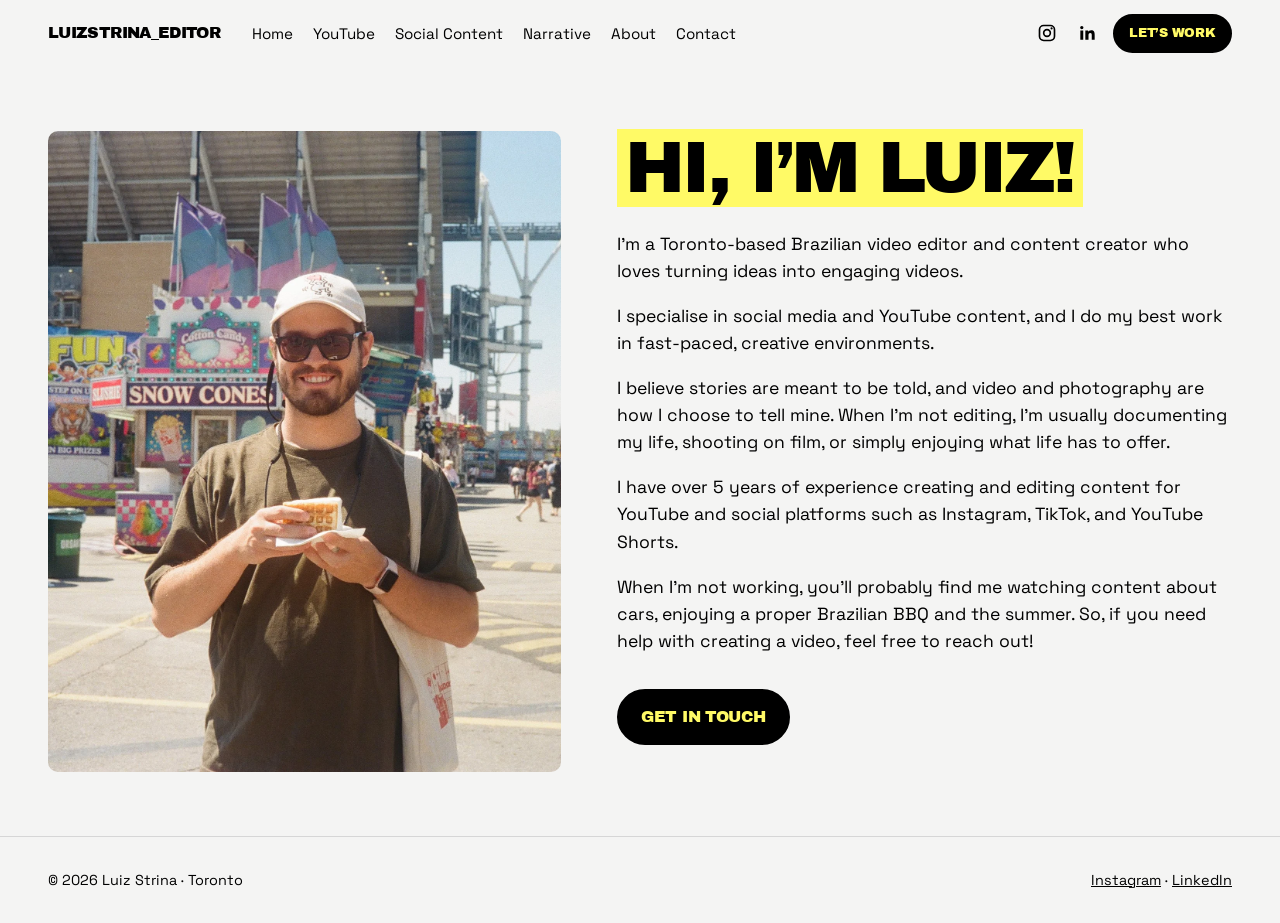
<file: about.html>
<!doctype html>
<html lang="en-CA">
<head>
  <meta charset="utf-8">
  <meta name="viewport" content="width=device-width, initial-scale=1">
  <title>About — LuizStrina_Editor</title>
  <meta name="description" content="Luiz Strina is a Toronto-based video editor for YouTube, social content and short films.">
  <link rel="icon" href="assets/img/favicon.webp">
  <link rel="preconnect" href="https://fonts.googleapis.com">
  <link rel="preconnect" href="https://fonts.gstatic.com" crossorigin>
  <link href="https://fonts.googleapis.com/css2?family=Archivo+Black&family=Space+Grotesk:wght@400;600;700&display=swap" rel="stylesheet">
  <link rel="stylesheet" href="styles.css">
</head>
<body data-page="about">
  <main id="main"></main>
  <script src="data.js"></script>
  <script src="site.js"></script>
</body>
</html>
</file>
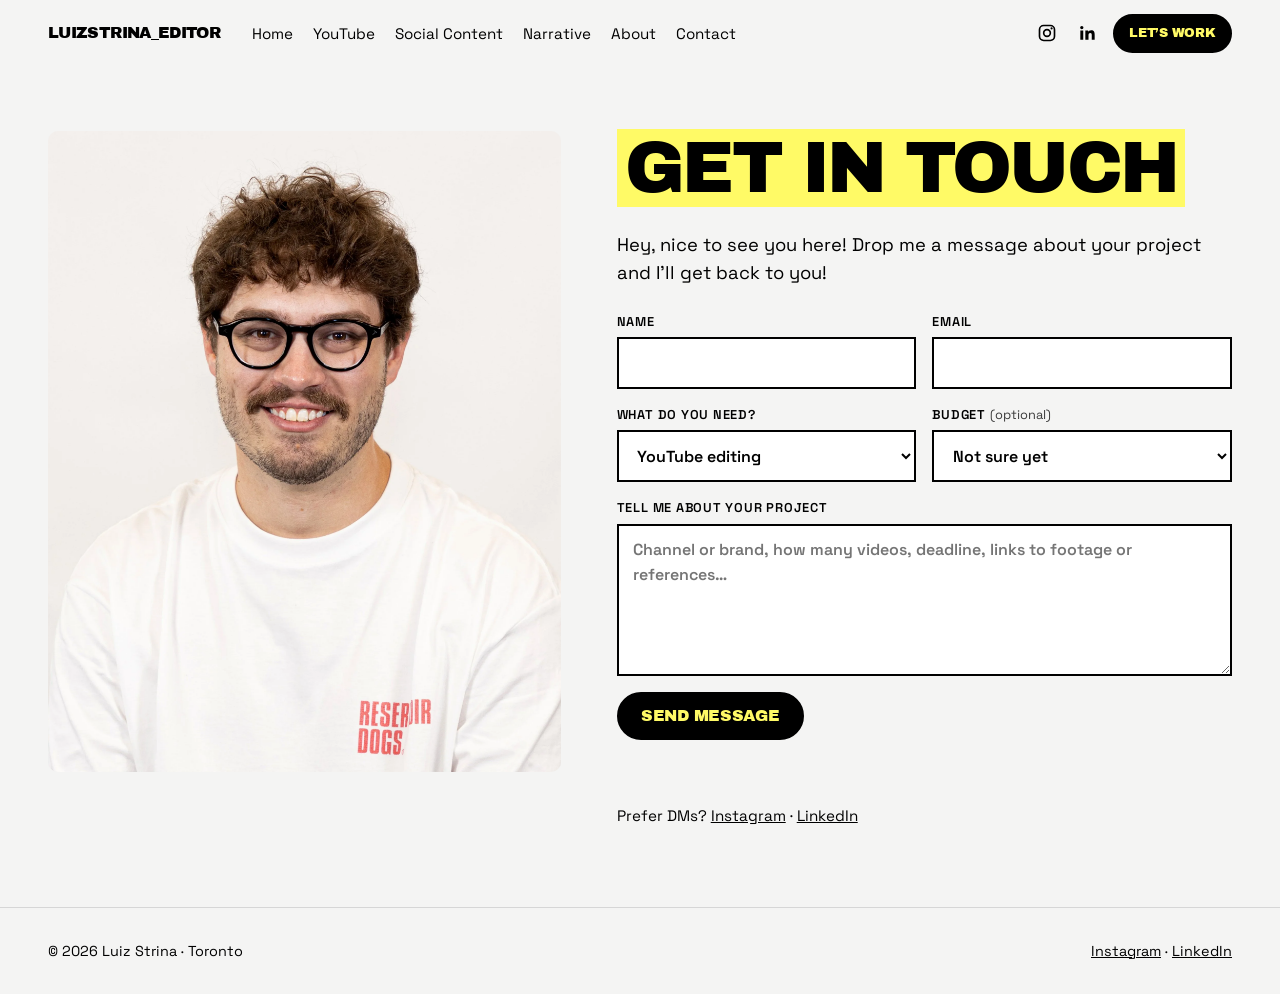
<file: contact.html>
<!doctype html>
<html lang="en-CA">
<head>
  <meta charset="utf-8">
  <meta name="viewport" content="width=device-width, initial-scale=1">
  <title>Contact — LuizStrina_Editor</title>
  <meta name="description" content="Luiz Strina is a Toronto-based video editor for YouTube, social content and short films.">
  <link rel="icon" href="assets/img/favicon.webp">
  <link rel="preconnect" href="https://fonts.googleapis.com">
  <link rel="preconnect" href="https://fonts.gstatic.com" crossorigin>
  <link href="https://fonts.googleapis.com/css2?family=Archivo+Black&family=Space+Grotesk:wght@400;600;700&display=swap" rel="stylesheet">
  <link rel="stylesheet" href="styles.css">
</head>
<body data-page="contact">
  <main id="main"></main>
  <script src="data.js"></script>
  <script src="site.js"></script>
</body>
</html>
</file>
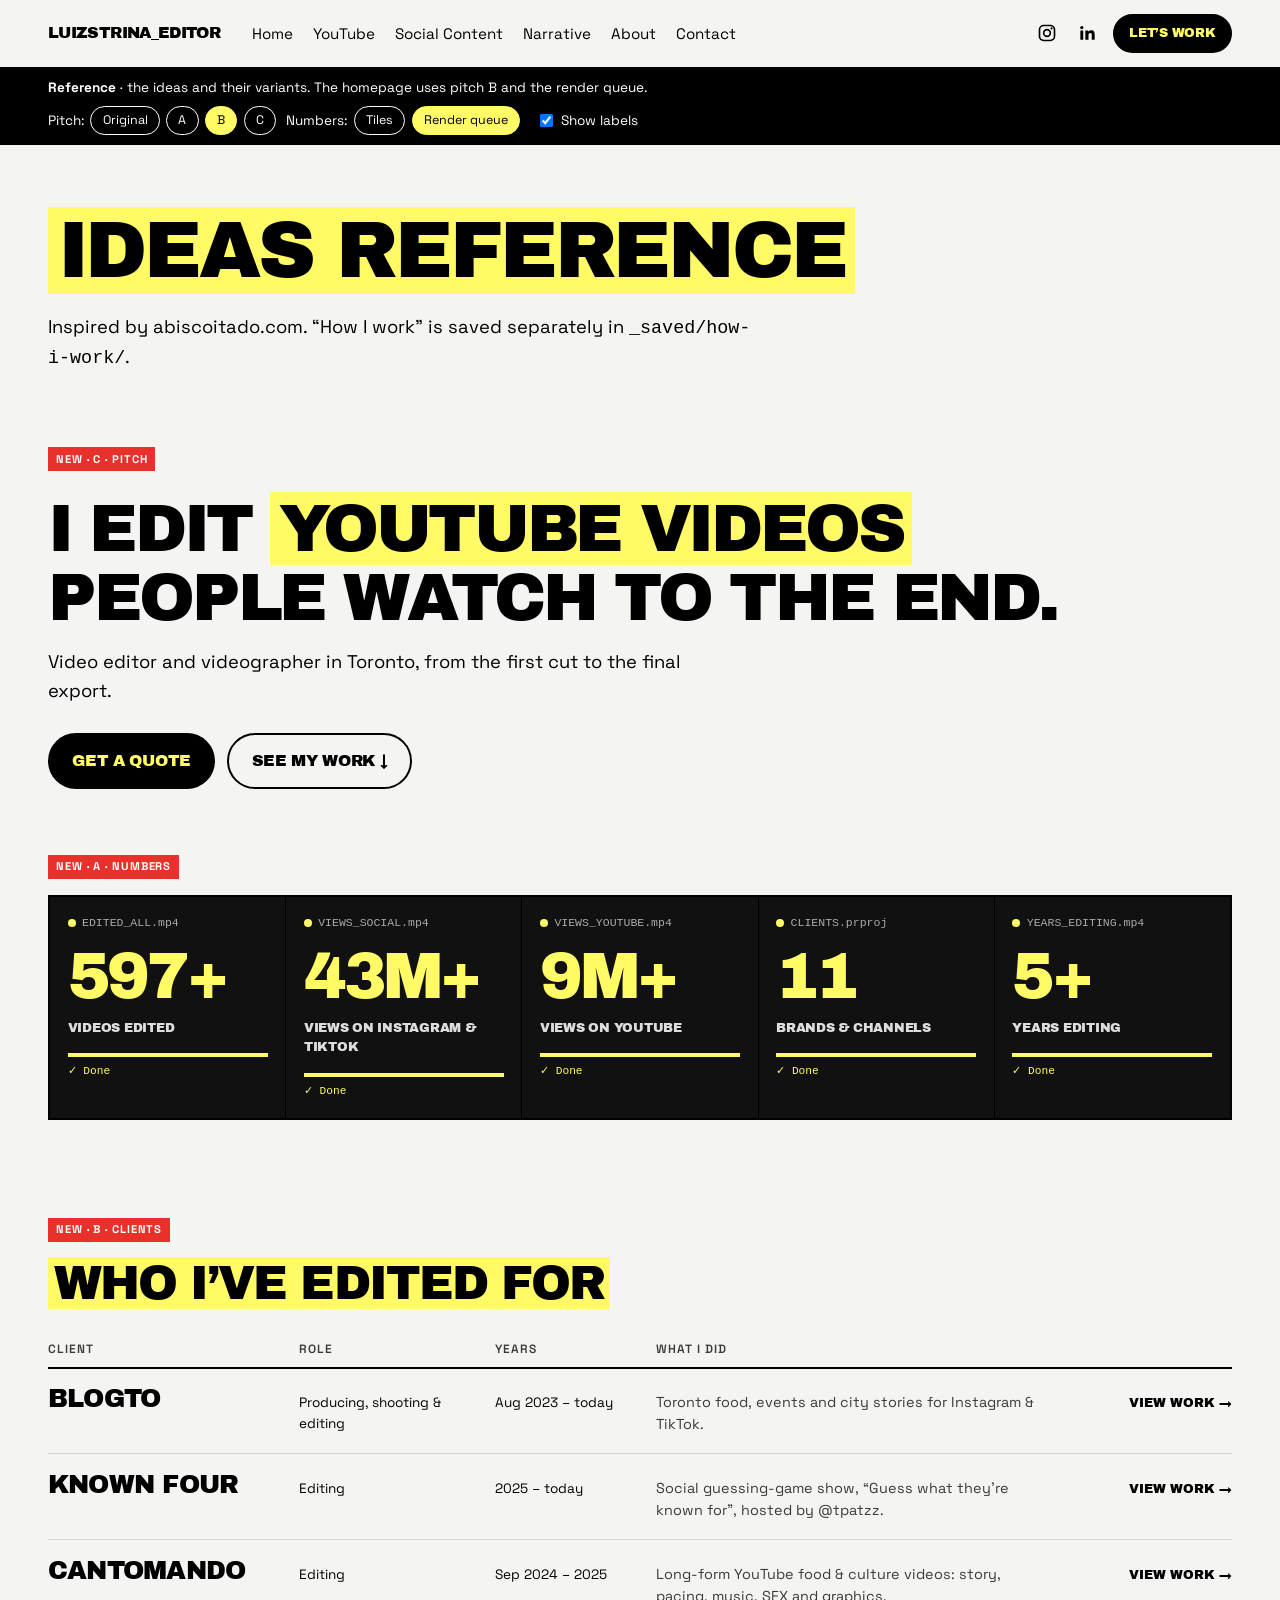
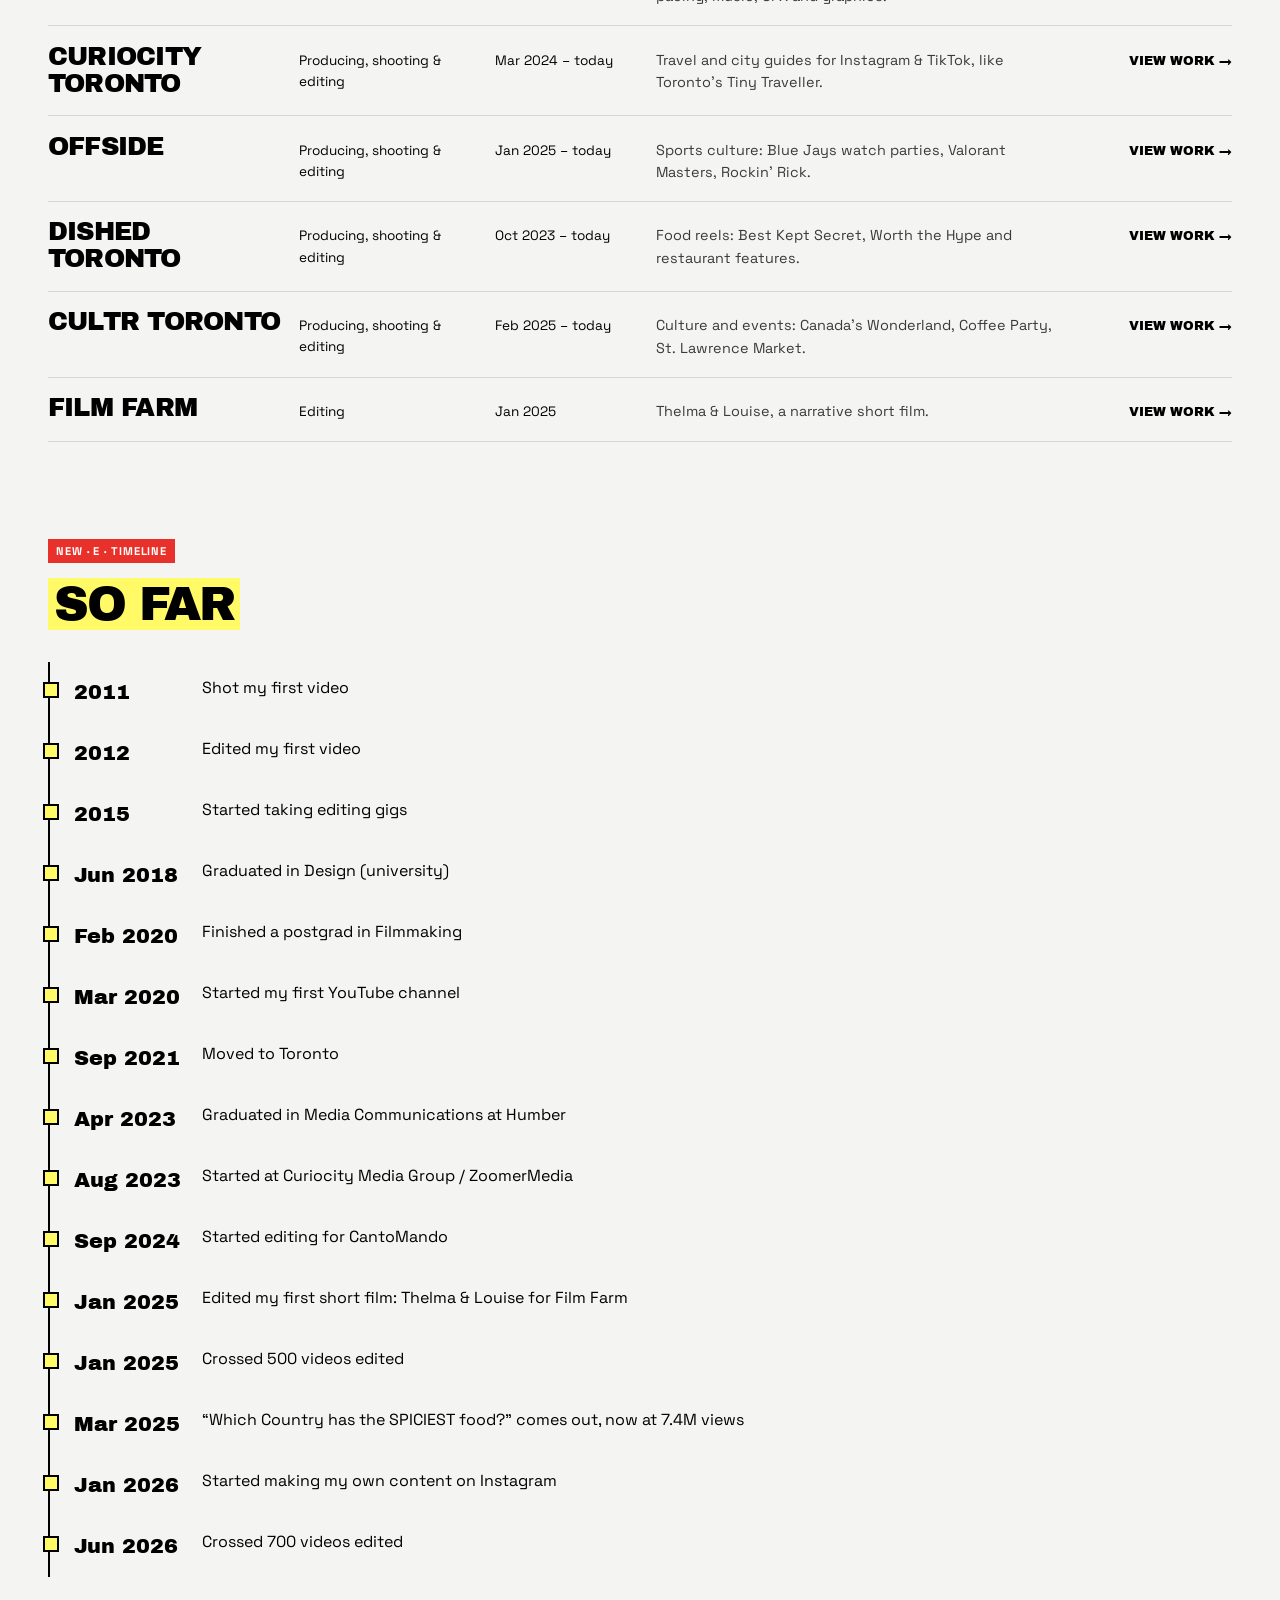
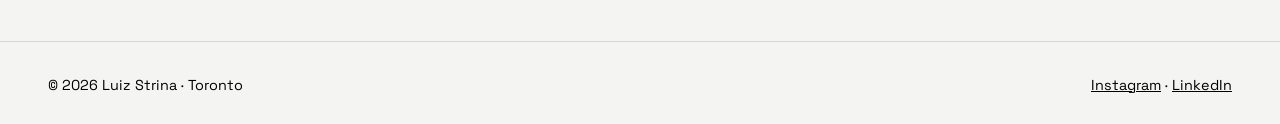
<file: ideas.html>
<!doctype html>
<html lang="en-CA">
<head>
  <meta charset="utf-8">
  <meta name="viewport" content="width=device-width, initial-scale=1">
  <title>Ideas preview — LuizStrina_Editor</title>
  <meta name="description" content="Luiz Strina is a Toronto-based video editor for YouTube, social content and short films.">
  <link rel="icon" href="assets/img/favicon.webp">
  <link rel="preconnect" href="https://fonts.googleapis.com">
  <link rel="preconnect" href="https://fonts.gstatic.com" crossorigin>
  <link href="https://fonts.googleapis.com/css2?family=Archivo+Black&family=Space+Grotesk:wght@400;600;700&display=swap" rel="stylesheet">
  <link rel="stylesheet" href="styles.css">
  <link rel="stylesheet" href="ideas.css">
</head>
<body data-page="ideas">
  <main id="main"></main>
  <script src="data.js"></script>
  <script src="ideas.js"></script>
  <script src="site.js"></script>
</body>
</html>
</file>
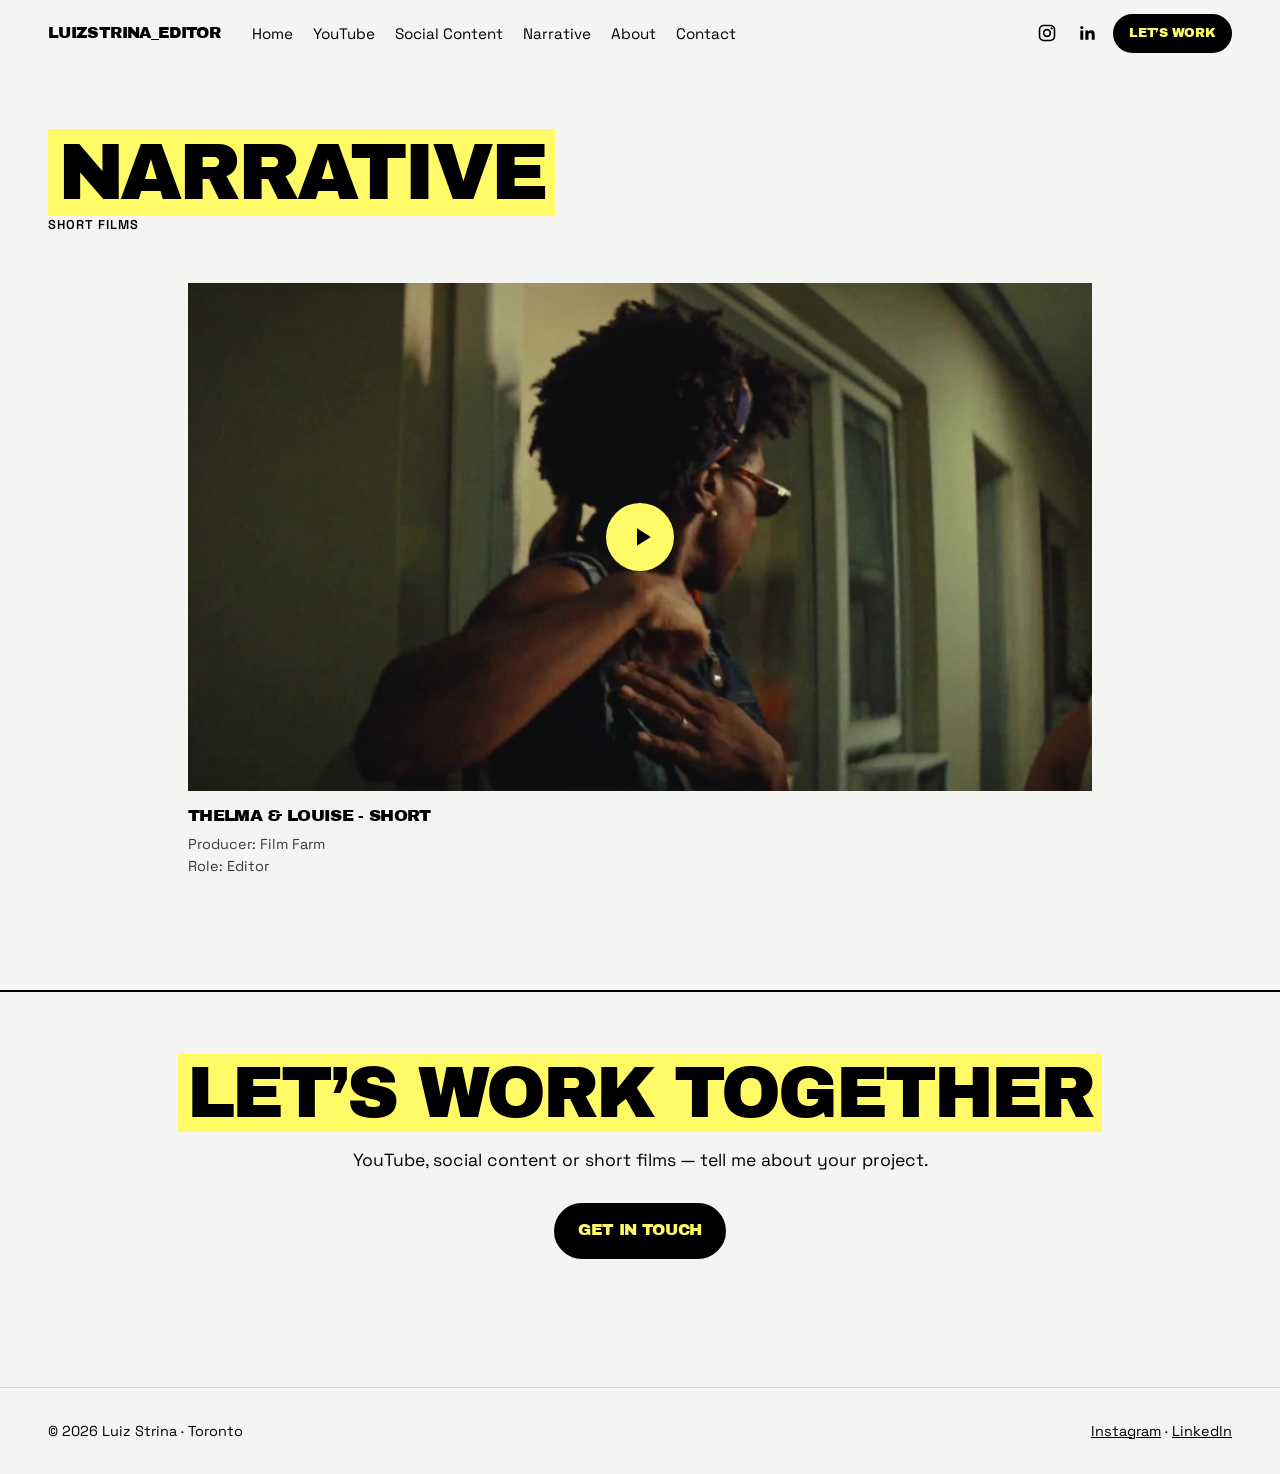
<file: narrative.html>
<!doctype html>
<html lang="en-CA">
<head>
  <meta charset="utf-8">
  <meta name="viewport" content="width=device-width, initial-scale=1">
  <title>Narrative — LuizStrina_Editor</title>
  <meta name="description" content="Luiz Strina is a Toronto-based video editor for YouTube, social content and short films.">
  <link rel="icon" href="assets/img/favicon.webp">
  <link rel="preconnect" href="https://fonts.googleapis.com">
  <link rel="preconnect" href="https://fonts.gstatic.com" crossorigin>
  <link href="https://fonts.googleapis.com/css2?family=Archivo+Black&family=Space+Grotesk:wght@400;600;700&display=swap" rel="stylesheet">
  <link rel="stylesheet" href="styles.css">
</head>
<body data-page="narrative">
  <main id="main"></main>
  <script src="data.js"></script>
  <script src="site.js"></script>
</body>
</html>
</file>
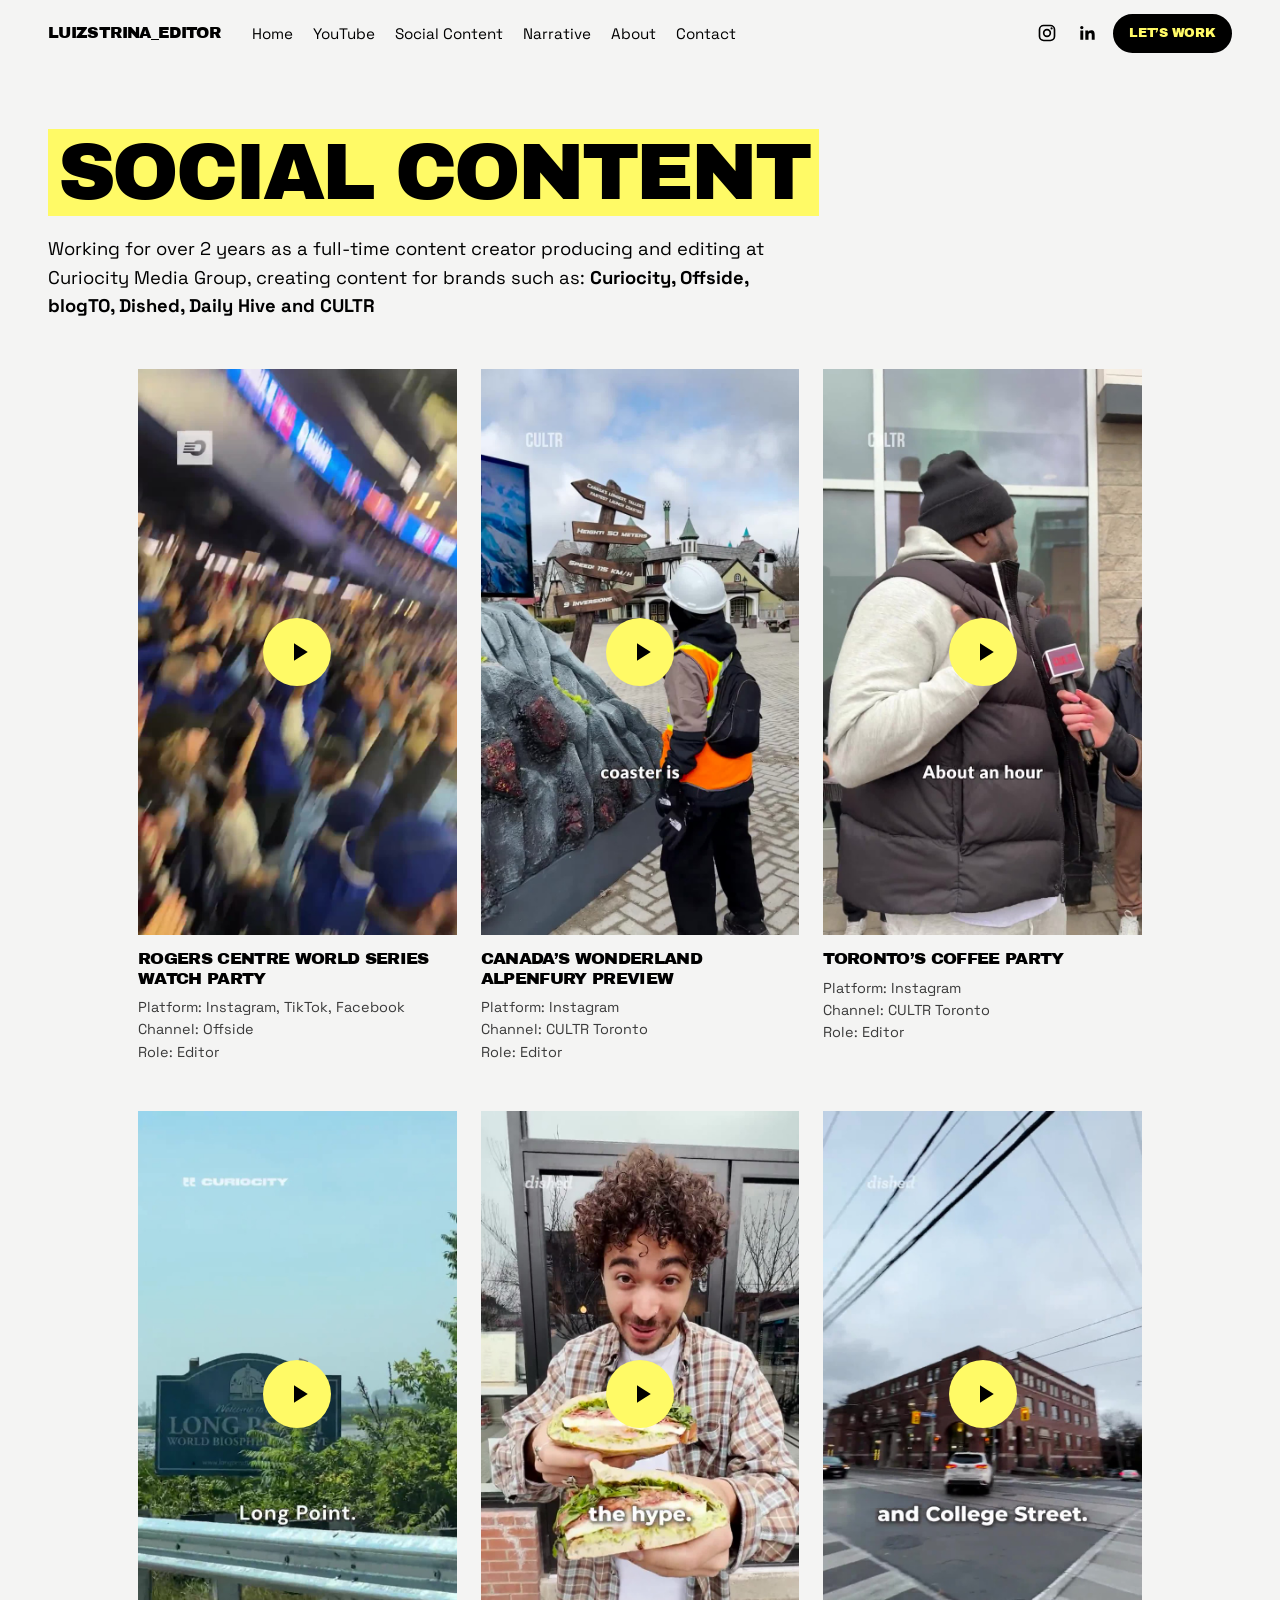
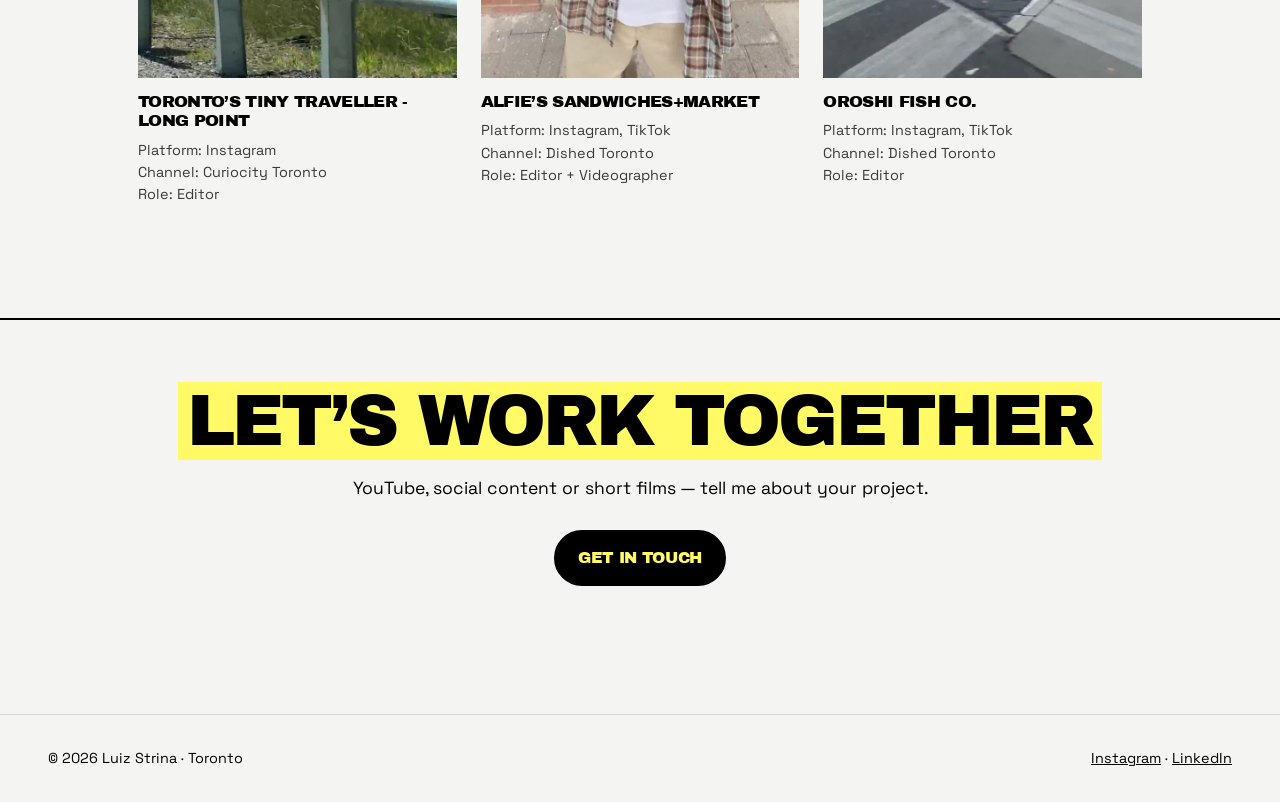
<file: social.html>
<!doctype html>
<html lang="en-CA">
<head>
  <meta charset="utf-8">
  <meta name="viewport" content="width=device-width, initial-scale=1">
  <title>Social Content — LuizStrina_Editor</title>
  <meta name="description" content="Luiz Strina is a Toronto-based video editor for YouTube, social content and short films.">
  <link rel="icon" href="assets/img/favicon.webp">
  <link rel="preconnect" href="https://fonts.googleapis.com">
  <link rel="preconnect" href="https://fonts.gstatic.com" crossorigin>
  <link href="https://fonts.googleapis.com/css2?family=Archivo+Black&family=Space+Grotesk:wght@400;600;700&display=swap" rel="stylesheet">
  <link rel="stylesheet" href="styles.css">
</head>
<body data-page="social">
  <main id="main"></main>
  <script src="data.js"></script>
  <script src="site.js"></script>
</body>
</html>
</file>
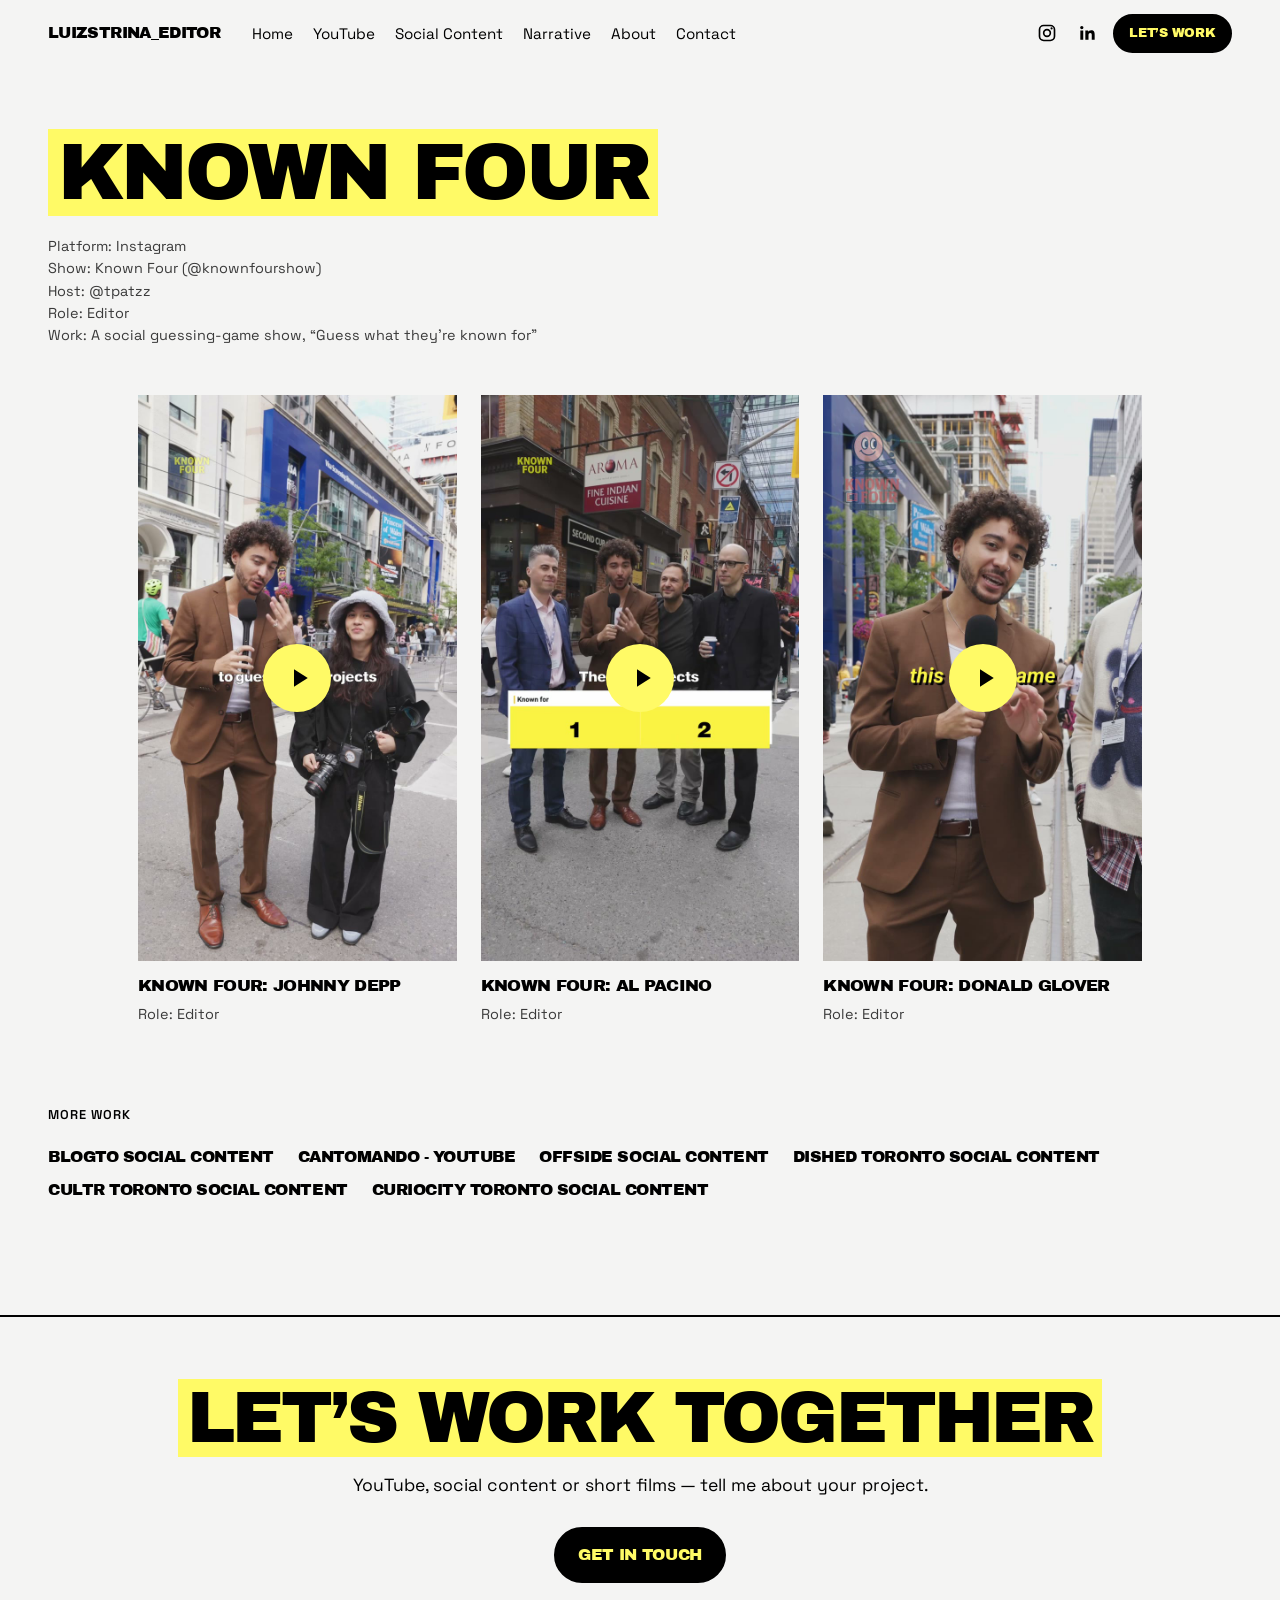
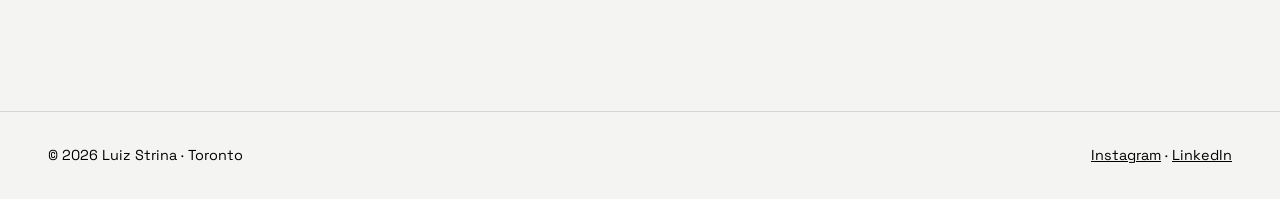
<file: work.html>
<!doctype html>
<html lang="en-CA">
<head>
  <meta charset="utf-8">
  <meta name="viewport" content="width=device-width, initial-scale=1">
  <title>LuizStrina_Editor</title>
  <meta name="description" content="Luiz Strina is a Toronto-based video editor for YouTube, social content and short films.">
  <link rel="icon" href="assets/img/favicon.webp">
  <link rel="preconnect" href="https://fonts.googleapis.com">
  <link rel="preconnect" href="https://fonts.gstatic.com" crossorigin>
  <link href="https://fonts.googleapis.com/css2?family=Archivo+Black&family=Space+Grotesk:wght@400;600;700&display=swap" rel="stylesheet">
  <link rel="stylesheet" href="styles.css">
</head>
<body data-page="work">
  <main id="main"></main>
  <script src="data.js"></script>
  <script src="site.js"></script>
</body>
</html>
</file>
<file: styles.css>
/* Theme taken from the live Squarespace site: Archivo Black + Space Grotesk, off-white, lemon highlight */
:root {
  --bg: #f4f4f3;
  --ink: #000;
  --muted: #3a3a3a;
  --lemon: hsl(58, 100%, 70%);
  --line: rgba(0, 0, 0, .12);
  --display: "Archivo Black", "Arial Black", sans-serif;
  --body: "Space Grotesk", system-ui, sans-serif;
  --gutter: clamp(16px, 4vw, 48px);
  --max: 1280px;
}

* { box-sizing: border-box; }
html { scroll-behavior: smooth; }

body {
  margin: 0;
  background: var(--bg);
  color: var(--ink);
  font-family: var(--body);
  font-size: 1rem;
  line-height: 1.55;
  -webkit-font-smoothing: antialiased;
}

img, video { display: block; max-width: 100%; }
a { color: inherit; }

h1, h2, h3 {
  font-family: var(--display);
  font-weight: 400;
  text-transform: uppercase;
  letter-spacing: -0.04em;
  line-height: 1.05;
  margin: 0;
}

/* The yellow marker highlight used across the live site */
.hl {
  background: var(--lemon);
  padding: 0 .12em;
  box-decoration-break: clone;
  -webkit-box-decoration-break: clone;
}

.label {
  font-size: .8rem;
  font-weight: 600;
  letter-spacing: .08em;
  text-transform: uppercase;
  margin: 0 0 .75rem;
}

.lede { font-size: 1.15rem; max-width: 60ch; margin: 1.25rem 0; }

.credits { font-size: .9rem; color: var(--muted); margin: .5rem 0 0; }

/* ---------- buttons ---------- */
.btn {
  display: inline-block;
  font-family: var(--display);
  text-transform: uppercase;
  letter-spacing: -0.02em;
  text-decoration: none;
  background: var(--ink);
  color: var(--lemon);
  border: 2px solid var(--ink);
  padding: .85rem 1.4rem;
  border-radius: 999px;
  transition: background .2s, color .2s;
}
.btn:hover { background: var(--lemon); color: var(--ink); }
.btn--small { padding: .45rem .9rem; font-size: .8rem; white-space: nowrap; }
.btn--ghost { background: transparent; color: var(--ink); }
.btn-row { display: flex; flex-wrap: wrap; gap: .75rem; }
.text-link { font-weight: 600; text-decoration-thickness: 2px; text-underline-offset: 4px; }

/* ---------- header ---------- */
.site-header {
  position: sticky;
  top: 0;
  z-index: 10;
  display: flex;
  align-items: center;
  gap: 2rem;
  padding: .9rem var(--gutter);
  background: color-mix(in srgb, var(--bg) 88%, transparent);
  backdrop-filter: blur(10px);
  -webkit-backdrop-filter: blur(10px);
}
.logo {
  font-family: var(--display);
  text-transform: uppercase;
  letter-spacing: -0.04em;
  text-decoration: none;
  white-space: nowrap;
}
.nav { display: flex; gap: 1.25rem; }
.nav a { text-decoration: none; font-size: .95rem; white-space: nowrap; }
.nav a:hover, .nav a[aria-current] { text-decoration: underline; text-underline-offset: 4px; }
.header-end { margin-left: auto; display: flex; align-items: center; gap: .75rem; }
.icon { display: grid; place-items: center; width: 28px; height: 28px; }
.icon svg { width: 20px; height: 20px; }
.menu { display: none; }

/* ---------- home: hero ---------- */
.hero {
  position: relative;
  height: min(92vh, 900px);
  padding: 0 !important;
  overflow: hidden;
  border-radius: 0 0 14px 14px;
}
.hero img { width: 100%; height: 100%; object-fit: cover; object-position: 50% 35%; }
.hero-text {
  position: absolute;
  inset: auto 0 12% 0;
  text-align: center;
  padding: 0 var(--gutter);
}
.hero h1 { font-size: clamp(2rem, 6vw, 4.5rem); }
.hero-sub {
  font-family: var(--display);
  text-transform: uppercase;
  letter-spacing: -0.03em;
  font-size: clamp(1rem, 2vw, 1.4rem);
  margin: .6rem auto 0;
  max-width: 22ch;
  line-height: 1.15;
}

/* ---------- sections ---------- */
main > section { padding: 0 var(--gutter); }
.reel, .work-section, .my-content, .about-teaser, .cta-band, .page-head, .grid, .single, .more-work, .about, .contact {
  max-width: var(--max);
  margin-inline: auto;
}

.reel { margin-top: 5rem; text-align: center; }
.reel h2 { font-size: clamp(1.6rem, 4vw, 3rem); margin-bottom: 1.5rem; }
.reel .media { max-width: 1000px; margin: 0 auto; }


/* ---------- Selected work: big list filters + grids ---------- */
.work-section { margin-top: 5rem; }
/* Leave room for the sticky header when the menu scrolls to a section */
#work, #about, #contact { scroll-margin-top: 80px; }
.my-content > h2 { font-size: clamp(1.6rem, 4vw, 3rem); margin-bottom: 2rem; }

.biglist { border-top: 1px solid var(--line); margin-bottom: 2.5rem; }
.biglist-row {
  display: flex;
  align-items: baseline;
  width: 100%;
  padding: 1rem 0;
  background: none;
  border: 0;
  border-bottom: 1px solid var(--line);
  color: inherit;
  cursor: pointer;
  text-align: left;
  font-family: var(--display);
  text-transform: uppercase;
  letter-spacing: -0.05em;
  font-size: clamp(2rem, 6vw, 4.75rem);
  line-height: 1;
}
.biglist-row > span { transition: opacity .2s; }
.biglist-row:not(.is-on) > span { opacity: .35; }
.biglist-row:hover > span { opacity: 1; background: var(--lemon); }
.biglist-row.is-on > span { background: var(--lemon); }

.float-preview {
  position: fixed;
  left: 0;
  top: 0;
  z-index: 20;
  width: 300px;
  pointer-events: none;
  opacity: 0;
  transition: opacity .2s;
  overflow: hidden;
  background: #000;
}
.float-preview.is-on { opacity: 1; }
.float-preview--yt { aspect-ratio: 16 / 9; }
.float-preview--film { width: 380px; aspect-ratio: 2.39 / 1; }
.float-preview--social { width: 170px; aspect-ratio: 9 / 16; border-radius: 12px; }
.float-preview video { width: 100%; height: 100%; object-fit: cover; }

/* Horizontal videos 2 across (All work = 2 × 2); vertical videos 5 across. Unfinished rows sit centred. */
.wgrid {
  --cols: 2;
  --gap: 1.25rem;
  display: flex;
  flex-wrap: wrap;
  justify-content: center;
  gap: 1.25rem var(--gap);
}
.wgrid > .wtile { flex: 0 0 calc((100% - (var(--cols) - 1) * var(--gap)) / var(--cols)); }
.wgrid[hidden], .wtile[hidden] { display: none; }
.wgrid + .wgrid { margin-top: 1.25rem; }
.wgrid--vertical { --cols: 5; }
.work-empty { font-family: var(--display); text-transform: uppercase; letter-spacing: -0.02em; font-size: 1.2rem; padding: 3rem 0; text-align: center; color: var(--muted); }
.work-empty[hidden] { display: none; }

.wtile { text-decoration: none; }
.wtile-media { position: relative; aspect-ratio: 16 / 9; overflow: hidden; background: #000; }
.wtile-media img { width: 100%; height: 100%; object-fit: cover; object-position: 50% 40%; transition: transform .6s ease; }
.wtile--vertical .wtile-media { aspect-ratio: 9 / 16; }
.wtile--vertical .wtile-media img { object-position: 50% 50%; }
.wtile-over {
  position: absolute;
  inset: 0;
  display: flex;
  flex-direction: column;
  align-items: center;
  justify-content: center;
  gap: .5rem;
  padding: 1rem;
  text-align: center;
  background: rgba(0, 0, 0, .55);
  color: #fff;
  opacity: 0;
  transition: opacity .25s;
}
.wtile-brand {
  font-family: var(--display);
  text-transform: uppercase;
  letter-spacing: -0.04em;
  font-size: clamp(1.4rem, 2.6vw, 2.2rem);
  line-height: 1;
  color: var(--ink);
  background: var(--lemon);
  padding: .1em .2em;
}
.wtile-title { font-size: .9rem; max-width: 26ch; line-height: 1.3; }
.wtile--vertical .wtile-brand { font-size: clamp(1.1rem, 1.8vw, 1.5rem); }
.wtile--vertical .wtile-title { font-size: .8rem; }
.wtile:hover .wtile-over, .wtile:focus-visible .wtile-over { opacity: 1; }
.wtile:hover img { transform: scale(1.04); }
.wtile-caption { display: none; margin: .6rem 0 0; font-size: .85rem; line-height: 1.3; }

/* Project pop-up */
.pop {
  border: 0;
  padding: 0;
  background: transparent;
  width: min(1100px, 94vw);
  max-height: 92vh;
  overflow: visible;
}
.pop::backdrop { background: rgba(0, 0, 0, .85); }
.pop-inner {
  position: relative;
  background: var(--bg);
  border-radius: 12px;
  overflow: hidden;
  display: grid;
  grid-template-columns: 1fr;
}
.pop-inner--vertical { grid-template-columns: minmax(0, 420px) 1fr; max-width: 900px; margin: 0 auto; }
.pop-inner--vertical .pop-media .media { max-height: 88vh; }
.pop-info { padding: 1.5rem 1.75rem 1.75rem; }
.pop-info h2 { font-size: clamp(1.3rem, 2.4vw, 2rem); margin-bottom: .75rem; }
.pop-info .text-link { display: inline-block; margin-top: 1rem; }
.pop-inner--vertical .pop-info { align-self: center; }
.pop .lightbox-close { top: 12px; right: 12px; z-index: 2; }
/* Instagram reels inside the pop-up */
.pop-media--ig iframe { display: block; width: 100%; height: min(86vh, 780px); border: 0; background: #fff; }
.pop-nav { display: flex; gap: .5rem; margin-top: 1.5rem; }
.pop-nav button {
  font: inherit;
  font-family: var(--display);
  text-transform: uppercase;
  font-size: .8rem;
  padding: .45rem .9rem;
  border: 2px solid var(--ink);
  border-radius: 999px;
  background: transparent;
  cursor: pointer;
}
.pop-nav button:hover { background: var(--lemon); }

/* ---------- homepage: pitch, numbers, clients, timeline ---------- */
.pitch, .numbers, .clients-list, .timeline-sec { max-width: var(--max); margin: 6rem auto 0; }
.clients-list > h2, .timeline-sec > h2 { font-size: clamp(1.6rem, 4vw, 3rem); margin-bottom: 2rem; }

.pitch { margin-top: 4.5rem; }
.pitch-line { font-family: var(--display); text-transform: uppercase; letter-spacing: -0.05em; font-size: clamp(2rem, 5.5vw, 4.2rem); line-height: 1.02; margin: 0 0 1rem; }
.pitch-sub { font-size: 1.15rem; max-width: 55ch; margin: 0 0 1.75rem; }
.rotator { display: inline-block; white-space: nowrap; transition: opacity .25s, transform .25s; }
.rotator.is-out { opacity: 0; transform: translateY(.3em); }

.numbers { margin-top: 4rem; }
.rq { display: grid; grid-template-columns: repeat(5, 1fr); gap: 1px; background: var(--ink); border: 2px solid var(--ink); }
.rq-item { background: #111; color: #fff; padding: 1.1rem; }
.rq-file { font-family: ui-monospace, Menlo, monospace; font-size: .72rem; color: #aaa; margin: 0 0 .8rem; display: flex; align-items: center; gap: .4rem; overflow: hidden; text-overflow: ellipsis; white-space: nowrap; }
.rq-dot { flex: none; width: 8px; height: 8px; border-radius: 50%; background: var(--lemon); }
.stat-num { font-family: var(--display); font-size: clamp(2.2rem, 4.5vw, 3.6rem); letter-spacing: -0.05em; line-height: 1; margin: 0; color: var(--lemon); }
.stat-label { font-family: var(--display); text-transform: uppercase; letter-spacing: -0.02em; font-size: .8rem; color: #ddd; margin: .6rem 0 0; }
.rq-bar { height: 4px; background: #333; margin-top: .9rem; overflow: hidden; }
.rq-bar span { display: block; height: 100%; width: 0; background: var(--lemon); transition: width 1.4s cubic-bezier(.2, .7, .2, 1); }
.numbers.is-done .rq-bar span { width: 100%; }
.rq-status { font-family: ui-monospace, Menlo, monospace; font-size: .7rem; color: #888; margin: .4rem 0 0; }
.numbers.is-done .rq-status { font-size: 0; }
.numbers.is-done .rq-status::before { content: "✓ Done"; font-size: .7rem; color: var(--lemon); }

.cl-head, .cl-row { display: grid; grid-template-columns: 1.3fr 1fr .8fr 2.2fr .9fr; gap: 1rem; align-items: baseline; }
.cl-head { font-size: .75rem; text-transform: uppercase; letter-spacing: .08em; font-weight: 600; color: var(--muted); padding-bottom: .5rem; border-bottom: 2px solid var(--ink); }
.cl-row { padding: 1.1rem 0; border-bottom: 1px solid var(--line); text-decoration: none; transition: background .2s; }
a.cl-row:hover { background: var(--lemon); }
.cl-name { font-family: var(--display); text-transform: uppercase; letter-spacing: -0.03em; font-size: clamp(1.1rem, 2vw, 1.6rem); line-height: 1.05; }
.cl-role, .cl-years { font-size: .85rem; }
.cl-what { font-size: .9rem; color: var(--muted); }
a.cl-row:hover .cl-what { color: var(--ink); }
.cl-stat { font-family: var(--display); text-transform: uppercase; font-size: .8rem; text-align: right; }
.cl-thumb { position: fixed; left: 0; top: 0; z-index: 20; width: 260px; aspect-ratio: 16 / 9; overflow: hidden; pointer-events: none; opacity: 0; transition: opacity .2s; background: #000; }
.cl-thumb.is-on { opacity: 1; }
.cl-thumb img { width: 100%; height: 100%; object-fit: cover; }
.cl-thumb.is-vertical { width: 170px; aspect-ratio: 9 / 16; border-radius: 12px; }

.timeline { list-style: none; padding: 0; margin: 0; border-left: 2px solid var(--ink); }
.timeline li { position: relative; display: grid; grid-template-columns: 7rem 1fr; gap: 1rem; padding: .9rem 0 .9rem 1.5rem; }
.timeline li::before { content: ""; position: absolute; left: -7px; top: 1.25rem; width: 12px; height: 12px; background: var(--lemon); border: 2px solid var(--ink); }
.tl-year { font-family: var(--display); font-size: 1.3rem; }

@media (max-width: 960px) {
  .rq { grid-template-columns: repeat(2, 1fr); }
  .rq > :last-child { grid-column: 1 / -1; }
  .cl-head { display: none; }
  .cl-row { grid-template-columns: 1fr auto; gap: .25rem 1rem; }
  .cl-stat { grid-column: 2; grid-row: 1; }
  .cl-role, .cl-years, .cl-what { grid-column: 1 / -1; }
  .cl-thumb { display: none; }
}
@media (max-width: 680px) {
  .pitch, .numbers, .clients-list, .timeline-sec { margin-top: 4rem; }
  .pitch .rotator { display: block; }
  .timeline li { grid-template-columns: 1fr; gap: .2rem; }
}

/* Project page */
.project {
  max-width: var(--max);
  margin-inline: auto;
  padding-top: 3rem !important;
  display: grid;
  gap: 2rem;
}
.project-media { width: 100%; max-width: 1000px; margin: 0 auto; }
.project-media--vertical { max-width: 420px; }
.project-media--wide .media { aspect-ratio: 2.39 / 1; }
.project-info { max-width: 1000px; width: 100%; margin: 0 auto; }
.project-info h1 { font-size: clamp(1.6rem, 4vw, 3rem); margin-bottom: 1rem; }
.project-info .text-link { display: inline-block; margin-top: 1.25rem; }
.project-nav {
  max-width: 1000px;
  margin: 4rem auto 0;
  padding: 1.5rem var(--gutter) 0;
  display: flex;
  justify-content: space-between;
  gap: 2rem;
  border-top: 1px solid var(--line);
}
.project-nav a { text-decoration: none; font-family: var(--display); text-transform: uppercase; letter-spacing: -0.02em; max-width: 45%; }
.project-nav a:last-child { text-align: right; }
.project-nav .label { display: block; font-family: var(--body); color: var(--muted); }
.project-nav a:hover { background: var(--lemon); }

.my-content { margin-top: 7rem; }
.strip { display: flex; gap: 10px; overflow-x: auto; scroll-snap-type: x mandatory; padding-bottom: 1.25rem; }
/* Branded scrollbar: thin track line with a square yellow handle (Firefox only supports the simpler colours; the standard properties would override the custom look in Chrome, so they're Firefox-only) */
@supports (-moz-appearance: none) { .strip { scrollbar-width: thin; scrollbar-color: var(--lemon) var(--line); } }
.strip::-webkit-scrollbar { height: 14px; }
.strip::-webkit-scrollbar-track { background: linear-gradient(var(--line), var(--line)) center / 100% 2px no-repeat; }
/* Flat, square-cornered yellow block, like the highlighted titles */
.strip::-webkit-scrollbar-thumb { background: var(--lemon); border: 2px solid var(--ink); border-radius: 0; }
.strip::-webkit-scrollbar-thumb:hover { background: var(--ink); }
.section-head { display: flex; flex-wrap: wrap; align-items: baseline; justify-content: space-between; gap: .5rem 2rem; margin-bottom: 2rem; }
.section-head h2 { margin: 0 !important; }
.ig-post { position: relative; flex: none; scroll-snap-align: start; overflow: hidden; }
.play--small { width: 48px; height: 48px; background-size: 22px; }
.ig-post--reel:hover .play { transform: translate(-50%, -50%) scale(1.1); }

.lightbox-close {
  position: absolute;
  top: -14px;
  right: -14px;
  width: 36px;
  height: 36px;
  border-radius: 50%;
  border: 2px solid var(--ink);
  background: var(--lemon);
  font-size: 1.4rem;
  line-height: 1;
  cursor: pointer;
}
.ig-post img { height: clamp(260px, 36vw, 440px); width: auto; aspect-ratio: 9 / 16; object-fit: cover; transition: transform .5s ease, opacity .2s; }
.ig-post:hover img { transform: scale(1.03); opacity: .9; }

.about-teaser {
  margin-top: 7rem;
  display: grid;
  grid-template-columns: minmax(0, 1fr) minmax(0, 1.4fr);
  gap: 3rem;
  align-items: center;
}
.about-teaser img { aspect-ratio: 1; object-fit: cover; width: 100%; }
.about-teaser h2 { font-size: clamp(1.6rem, 4vw, 3rem); margin-bottom: 1rem; }
.about-teaser p { font-size: 1.1rem; max-width: 50ch; }

.cta-band {
  margin: 7rem auto 0;
  padding: 4rem var(--gutter);
  text-align: center;
  border-top: 2px solid var(--ink);
}
.cta-band h2 { font-size: clamp(2rem, 6vw, 4.5rem); }
.cta-band p { margin: 1rem 0 1.75rem; font-size: 1.1rem; }

/* ---------- inner pages ---------- */
.page-head { padding-top: 4rem !important; margin-bottom: 3rem; }
.page-head h1 { font-size: clamp(2.2rem, 7vw, 5rem); }
.page-head .credits { margin-top: 1.25rem; }

.grid { display: grid; gap: 3rem 1.5rem; }
.grid--2 { grid-template-columns: repeat(2, 1fr); }
.grid--3 { grid-template-columns: repeat(3, 1fr); max-width: 1100px; }
.single { max-width: 1000px; }

.work h3 { font-size: 1.05rem; margin-top: .9rem; line-height: 1.15; }

.media {
  position: relative;
  aspect-ratio: 16 / 9;
  background: #000;
  overflow: hidden;
  width: 100%;
}
.media--vertical { aspect-ratio: 9 / 16; }
.media video, .media iframe, .media img {
  position: absolute;
  inset: 0;
  width: 100%;
  height: 100%;
  border: 0;
  object-fit: cover;
}
.media video { object-fit: contain; }

button.media { padding: 0; border: 0; cursor: pointer; }
/* Video thumbnails site-wide: cover image + yellow play button, same as My Content */
.vthumb { display: block; }
.vthumb img { transition: transform .5s ease, opacity .2s; }
.vthumb:hover img { transform: scale(1.03); opacity: .9; }
.play {
  position: absolute;
  left: 50%;
  top: 50%;
  width: 68px;
  height: 68px;
  transform: translate(-50%, -50%);
  border-radius: 50%;
  background: var(--lemon) url("data:image/svg+xml,%3Csvg xmlns='http://www.w3.org/2000/svg' viewBox='0 0 24 24'%3E%3Cpath d='M8 5v14l11-7z'/%3E%3C/svg%3E") 55% 50% / 30px no-repeat;
  transition: transform .2s;
}
button.media:hover .play { transform: translate(-50%, -50%) scale(1.1); }

.instagram-media { margin: 0 auto !important; min-width: 0 !important; width: 100% !important; }

.more-work { padding: 0 var(--gutter); margin-top: 5rem; display: flex; flex-wrap: wrap; gap: .5rem 1.5rem; align-items: baseline; }
.more-work .label { width: 100%; }
.more-work a { font-family: var(--display); text-transform: uppercase; letter-spacing: -0.03em; text-decoration: none; }
.more-work a:hover { background: var(--lemon); }

.about, .contact {
  padding-top: 4rem !important;
  display: grid;
  grid-template-columns: minmax(0, 1fr) minmax(0, 1.2fr);
  gap: 3.5rem;
  align-items: start;
}
.about img, .contact img { width: 100%; aspect-ratio: 4 / 5; object-fit: cover; border-radius: 10px; }
.about h1, .contact h1 { font-size: clamp(2.2rem, 6vw, 4.5rem); margin-bottom: 1.5rem; }

/* Contact form */
.contact-form { display: grid; gap: 1rem; margin-top: 1.5rem; max-width: 640px; }
.contact-form label { display: grid; gap: .35rem; font-size: .8rem; font-weight: 600; letter-spacing: .06em; text-transform: uppercase; }
.contact-form .opt { font-weight: 400; text-transform: none; letter-spacing: 0; color: var(--muted); }
.contact-form input, .contact-form select, .contact-form textarea {
  font: inherit;
  font-size: 1rem;
  text-transform: none;
  letter-spacing: 0;
  padding: .75rem .9rem;
  border: 2px solid var(--ink);
  border-radius: 0;
  background: #fff;
  color: var(--ink);
}
.contact-form input, .contact-form select { height: 3.25rem; }
.contact-form textarea { resize: vertical; min-height: 140px; }
.contact-form input:focus, .contact-form select:focus, .contact-form textarea:focus { outline: none; box-shadow: 4px 4px 0 var(--lemon); }
.contact-form .btn { justify-self: start; cursor: pointer; font-size: 1rem; }
.contact-form .btn:disabled { opacity: .6; cursor: wait; }
.field-row { display: grid; grid-template-columns: 1fr 1fr; gap: 1rem; align-items: end; }
.hp { position: absolute; left: -9999px; }
.form-status { margin: 0; min-height: 1.5em; font-weight: 600; }
.form-status.is-ok { background: var(--lemon); padding: .6rem .8rem; }
.form-status.is-error { color: #b42318; }
.contact-alt { margin-top: 1.5rem; font-size: .95rem; }
@media (max-width: 680px) { .field-row { grid-template-columns: 1fr; } }
.about p { font-size: 1.1rem; max-width: 58ch; }
.about .btn { margin-top: 1rem; }

/* ---------- footer ---------- */
.site-footer {
  display: flex;
  flex-wrap: wrap;
  justify-content: space-between;
  gap: 1rem;
  padding: 2rem var(--gutter);
  margin-top: 4rem;
  font-size: .9rem;
  border-top: 1px solid var(--line);
}

/* ---------- responsive ---------- */
/* Medium screens: tighten the header so the menu fits on one line */
@media (min-width: 961px) and (max-width: 1150px) {
  .site-header { gap: 1.25rem; }
  .nav { gap: .9rem; }
  .nav a { font-size: .9rem; }
}

@media (max-width: 960px) {
  .grid--3 { grid-template-columns: repeat(2, 1fr); }
  .menu {
    display: grid;
    gap: 6px;
    width: 32px;
    height: 32px;
    place-content: center;
    background: none;
    border: 0;
    padding: 0;
    cursor: pointer;
  }
  .menu span { display: block; width: 22px; height: 2px; background: var(--ink); transition: transform .2s; }
  .nav-open .menu span:first-child { transform: translateY(4px) rotate(45deg); }
  .nav-open .menu span:last-child { transform: translateY(-4px) rotate(-45deg); }
  .nav {
    display: none;
    position: absolute;
    top: 100%;
    left: 0;
    right: 0;
    flex-direction: column;
    gap: 0;
    background: var(--bg);
    border-bottom: 2px solid var(--ink);
    padding: .5rem var(--gutter) 1rem;
  }
  .nav a { font-family: var(--display); text-transform: uppercase; font-size: 1.4rem; padding: .4rem 0; }
  .nav-open .nav { display: flex; }
}

@media (max-width: 680px) {
  .header-end .icon { display: none; }
  .about-teaser, .about, .contact { grid-template-columns: 1fr; gap: 1.25rem; }
  .grid--2 { grid-template-columns: 1fr; }
  /* Selected work on phones: no hover, so titles show under each tile and taps open the project page */
  .wgrid { --gap: .75rem; }
  .wgrid--vertical { --cols: 2; }
  .wtile-over { display: none; }
  .wtile-caption { display: block; }
  .float-preview { display: none; }
  .project-nav { flex-direction: column; }
  .project-nav a { max-width: none; }
  .project-nav a:last-child { text-align: left; }
  .grid--3 { grid-template-columns: repeat(2, 1fr); gap: 2rem .75rem; }
  .hero { height: min(82vh, 760px); }
  /* Pop-up on phones: video on top, info below, scroll inside if it's taller than the screen */
  .pop { width: 94vw; max-height: 92vh; overflow-y: auto; }
  .pop-inner--vertical { grid-template-columns: 1fr; }
  .pop-inner--vertical .pop-media .media { aspect-ratio: auto; height: min(68vh, 560px); max-height: none; }
  .pop-media--ig iframe { height: min(72vh, 640px); }
  .pop-info { padding: 1.25rem; }
  .pop-info h2 { font-size: 1.2rem; }
  .pop .lightbox-close { top: 8px; right: 8px; }
}
</file>
<file: ideas.css>
/* Temporary styles for ideas.html (homepage preview with the new sections) */
.ph { border: 1.5px dashed var(--muted); padding: 0 .25em; color: var(--muted); font-weight: inherit; }

/* Preview bar + "New" tags */
.preview-bar {
  position: sticky;
  top: 62px;
  z-index: 9;
  display: flex;
  flex-wrap: wrap;
  justify-content: space-between;
  align-items: center;
  gap: .5rem 1rem;
  padding: .6rem var(--gutter);
  background: var(--ink);
  color: #fff;
  font-size: .85rem;
}
.preview-actions { display: flex; align-items: center; gap: .4rem; flex-wrap: wrap; }
.preview-actions button {
  font: inherit;
  font-size: .78rem;
  padding: .25rem .7rem;
  border: 1.5px solid #fff;
  border-radius: 999px;
  background: transparent;
  color: #fff;
  cursor: pointer;
}
.preview-actions button.is-on { background: var(--lemon); color: var(--ink); border-color: var(--lemon); }
.preview-actions label { margin-left: .6rem; display: inline-flex; gap: .3rem; align-items: center; cursor: pointer; }
.new-tag {
  display: inline-block;
  font-family: var(--body);
  font-weight: 700;
  font-size: .7rem;
  letter-spacing: .08em;
  text-transform: uppercase;
  padding: .2rem .5rem;
  background: #e8312a;
  color: #fff;
  margin-bottom: 1rem;
}
.preview-bar .new-tag { margin: 0; }
.hide-tags .new-sec > .new-tag { display: none; }

/* New sections share the homepage width and rhythm */
.new-sec { max-width: var(--max); margin: 6rem auto 0; }
.new-sec > h2 { font-size: clamp(1.6rem, 4vw, 3rem); margin-bottom: 2rem; }

/* C · Pitch */
.pitch { margin-top: 4.5rem; }
.pitch-line { font-family: var(--display); text-transform: uppercase; letter-spacing: -0.05em; font-size: clamp(2rem, 5.5vw, 4.2rem); line-height: 1.02; margin: .5rem 0 1rem; max-width: 18ch; }
.pitch-sub { font-size: 1.15rem; max-width: 55ch; margin: 0 0 1.75rem; }

/* C · Pitch versions */
.pitch .pv { display: none; }
.pitch[data-v="current"] .pv[data-v="current"], .pitch[data-v="a"] .pv[data-v="a"],
.pitch[data-v="b"] .pv[data-v="b"], .pitch[data-v="c"] .pv[data-v="c"] { display: block; }
body[data-pitch="d"] .pitch { display: none; }
.rotator { display: inline-block; white-space: nowrap; transition: opacity .25s, transform .25s; }
/* Version B: let the line run wider so "I edit YouTube videos" stays on one line */
.pv[data-v="b"] .pitch-line { max-width: none; }
.rotator.is-out { opacity: 0; transform: translateY(.3em); }
.pv--note { border: 2px solid var(--ink); padding: clamp(1.5rem, 4vw, 3rem); max-width: 900px; background: #fff; box-shadow: 8px 8px 0 var(--lemon); }
.note-hi { font-family: var(--display); text-transform: uppercase; letter-spacing: -0.03em; font-size: 1.1rem; margin: 0 0 .75rem; }
.note-line { font-size: clamp(1.5rem, 3.6vw, 2.6rem); line-height: 1.15; font-weight: 600; letter-spacing: -0.02em; margin: 0 0 1rem; }
.hero-cta { display: none; justify-content: center; margin: 1.25rem 0 .9rem; }
.hero-cta .btn-row { justify-content: center; }
.hero-cta .btn--ghost { background: var(--bg); }
body[data-pitch="d"] .hero-cta { display: flex; }

/* A · Numbers (two styles, switchable) */
.numbers { margin-top: 4rem; }
.numbers[data-style="tiles"] .rq, .numbers[data-style="queue"] .stats { display: none; }
.stats { display: grid; grid-template-columns: repeat(5, 1fr); gap: 1.25rem; }
.stat { border-top: 2px solid var(--ink); padding-top: 1rem; }
.stat-num { font-family: var(--display); font-size: clamp(2.4rem, 5vw, 4rem); letter-spacing: -0.05em; line-height: 1; margin: 0; }
.stats .stat-num > span[data-count] { background: var(--lemon); padding: 0 .08em; }
.stat-label { font-family: var(--display); text-transform: uppercase; letter-spacing: -0.02em; margin: .6rem 0 0; }
.rq { display: grid; grid-template-columns: repeat(5, 1fr); gap: 1px; background: var(--ink); border: 2px solid var(--ink); }
.rq-item { background: #111; color: #fff; padding: 1.1rem; }
.rq-item .stat-num { color: var(--lemon); }
.rq-item .stat-label { font-size: .8rem; color: #ddd; }
.rq-file { font-family: ui-monospace, Menlo, monospace; font-size: .72rem; color: #aaa; margin: 0 0 .8rem; display: flex; align-items: center; gap: .4rem; }
.rq-dot { width: 8px; height: 8px; border-radius: 50%; background: var(--lemon); }
.rq-bar { height: 4px; background: #333; margin-top: .9rem; overflow: hidden; }
.rq-bar span { display: block; height: 100%; width: 0; background: var(--lemon); transition: width 1.4s cubic-bezier(.2, .7, .2, 1); }
.numbers.is-done .rq-bar span { width: 100%; }
.rq-status { font-family: ui-monospace, Menlo, monospace; font-size: .7rem; color: #888; margin: .4rem 0 0; }
.numbers.is-done .rq-status { font-size: 0; }
.numbers.is-done .rq-status::before { content: "✓ Done"; font-size: .7rem; color: var(--lemon); }

/* B · Client list */
.cl-head, .cl-row { display: grid; grid-template-columns: 1.3fr 1fr .8fr 2.2fr .9fr; gap: 1rem; align-items: baseline; }
.cl-head { font-size: .75rem; text-transform: uppercase; letter-spacing: .08em; font-weight: 600; color: var(--muted); padding-bottom: .5rem; border-bottom: 2px solid var(--ink); }
.cl-row { padding: 1.1rem 0; border-bottom: 1px solid var(--line); text-decoration: none; transition: background .2s; }
.cl-row:hover { background: var(--lemon); }
.cl-name { font-family: var(--display); text-transform: uppercase; letter-spacing: -0.03em; font-size: clamp(1.1rem, 2vw, 1.6rem); line-height: 1.05; }
.cl-role, .cl-years { font-size: .85rem; }
.cl-what { font-size: .9rem; color: var(--muted); }
.cl-row:hover .cl-what { color: var(--ink); }
.cl-stat { font-family: var(--display); text-transform: uppercase; font-size: .8rem; text-align: right; }
.cl-thumb { position: fixed; left: 0; top: 0; z-index: 20; width: 260px; aspect-ratio: 16 / 9; overflow: hidden; pointer-events: none; opacity: 0; transition: opacity .2s; background: #000; }
.cl-thumb.is-on { opacity: 1; }
.cl-thumb img { width: 100%; height: 100%; object-fit: cover; }

/* E · Timeline */
.timeline { list-style: none; padding: 0; margin: 0; border-left: 2px solid var(--ink); }
.timeline li { position: relative; display: grid; grid-template-columns: 7rem 1fr; gap: 1rem; padding: .9rem 0 .9rem 1.5rem; }
.timeline li::before { content: ""; position: absolute; left: -7px; top: 1.25rem; width: 12px; height: 12px; background: var(--lemon); border: 2px solid var(--ink); }
.tl-year { font-family: var(--display); font-size: 1.3rem; }

@media (max-width: 960px) {
  .stats, .rq { grid-template-columns: repeat(2, 1fr); }
  /* 5 numbers on 2 columns: the last one spans the full width */
  .stats > :last-child, .rq > :last-child { grid-column: 1 / -1; }
  .cl-head { display: none; }
  .cl-row { grid-template-columns: 1fr auto; gap: .25rem 1rem; }
  .cl-stat { grid-column: 2; grid-row: 1; }
  .cl-role, .cl-years, .cl-what { grid-column: 1 / -1; }
  .cl-thumb { display: none; }
}
@media (max-width: 680px) {
  /* Phones: the rotating word always gets its own line, so the text doesn't jump */
  .pv[data-v="b"] .rotator { display: block; }
  .preview-bar { top: 58px; font-size: .75rem; }
  .new-sec { margin-top: 4rem; }
  .timeline li { grid-template-columns: 1fr; gap: .2rem; }
}
</file>
